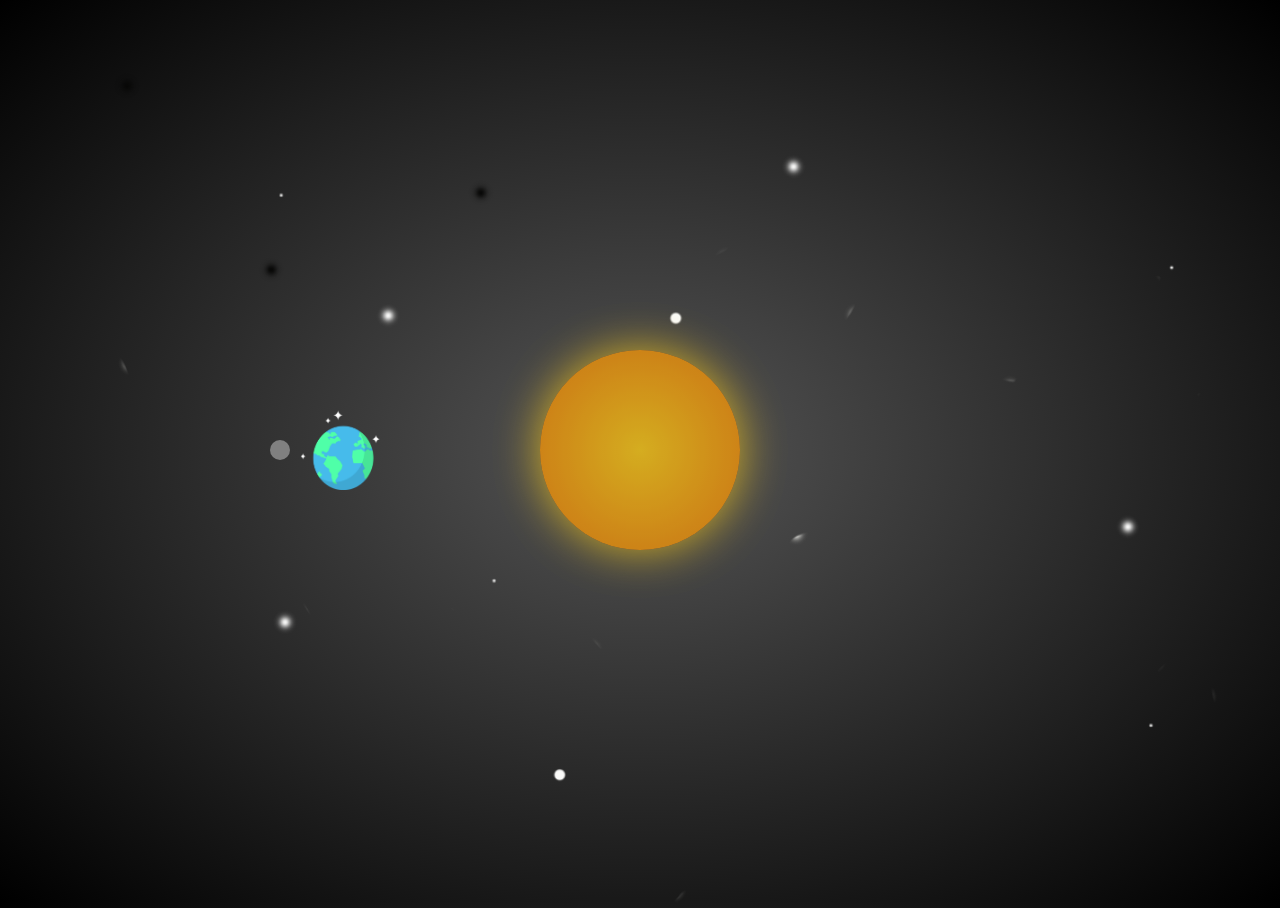
<file: project1/index.html>
<!Doctype html>
<html lang="zh-Hant-TW">
<head>
    <title>地球軌道</title>

    <meta charset="utf-8" />
    <meta http-equiv="Content-type" content="text/html; charset=utf-8" />
    <meta name="viewport" content="width=device-width, initial-scale=1" />
    <style type="text/css">

      html, body{
        height:100%;
        overflow: hidden;
      }

      #universe {
        background: radial-gradient(#555, #000);

      }

      @-webkit-keyframes starFlash {
        from{opacity: 1;}
        to{opacity: 0.3}
      }

      @keyframes starFlash {
        from{opacity: 1;}
        to{opacity: 0.3}
      }

      #stars{
        height:100%;
        background-image: url("stars.png");
        background-size: cover;
        -webkit-animation: starFlash 2s infinite alternate;
                animation: starFlash 2s infinite alternate;
      }

      @-webkit-keyframes sunlight {
        from{-webkit-box-shadow: 0 0 45px #f5c91a;box-shadow: 0 0 45px #f5c91a}
        to{-webkit-box-shadow: 0 0 90px #f5c91a;box-shadow: 0 0 90px #f5c91a}
      }

      @keyframes sunlight {
        from{-webkit-box-shadow: 0 0 45px #f5c91a;box-shadow: 0 0 45px #f5c91a}
        to{-webkit-box-shadow: 0 0 90px #f5c91a;box-shadow: 0 0 90px #f5c91a}
      }

      #sun{
        height:200px;
        width:200px;
        background: radial-gradient(#f5c313,#ec7e08);

        position: absolute;
        top:50%;
        right: 50%;
        margin-top: -100px;
        margin-right: -100px;

        border-radius: 100px;
        opacity: 0.8;

        -webkit-box-shadow: 0 0 45px #f5c91a;

                box-shadow: 0 0 45px #f5c91a;
        -webkit-animation: sunlight 4s infinite alternate;
                animation: sunlight 4s infinite alternate;
      }

      @-webkit-keyframes spin {
        from{-webkit-transform:rotate(0);transform:rotate(0)}
        to{-webkit-transform:rotate(360deg);transform:rotate(360deg)}
      }

      @keyframes spin {
        from{-webkit-transform:rotate(0);transform:rotate(0)}
        to{-webkit-transform:rotate(360deg);transform:rotate(360deg)}
      }


      #earthOrbit{
        height:600px;
        width:600px;
        /* border: 1px solid red; */

        position: absolute;
        top:50%;
        right:50%;
        margin-top:-300px;
        margin-right:-300px;

        border-radius: 300px;

        -webkit-animation: spin 30s linear infinite;

                animation: spin 30s linear infinite;
      }

      #earth{
        position:absolute;
        top:50%;

        margin-top: -40px;
        margin-left:-40px;
        /* margin-right: -40px;*/

        -webkit-animation: spin 20s linear infinite;

                animation: spin 20s linear infinite;
      }
      #moonOrbit{
        width:120px;
        height:120px;
        /* border:1px solid red; */
        border-radius: 60px;

        position:absolute;
        top:50%;
        margin-top:-60px;
        margin-left:-60px;
        -webkit-animation:  spin 20s linear infinite;
                animation:  spin 20s linear infinite;
      }
      #moon{
        height:20px;
        width:20px;
        background-color: grey;
        border-radius: 10px;

        position:absolute;
        top:50%;
        margin-top:-10px;
        margin-left:-10px;
      }

    </style>
</head>

<body id="universe">

  <div id="stars"></div>
  <div id="sun"></div>
  <div id="earthOrbit">
    <img id="earth" src="earth.png" alt="e" width="80px;" height="80px">
    <div id="moonOrbit">
      <div id="moon"></div>
    </div>
  </div>

</body>
</html>
</file>
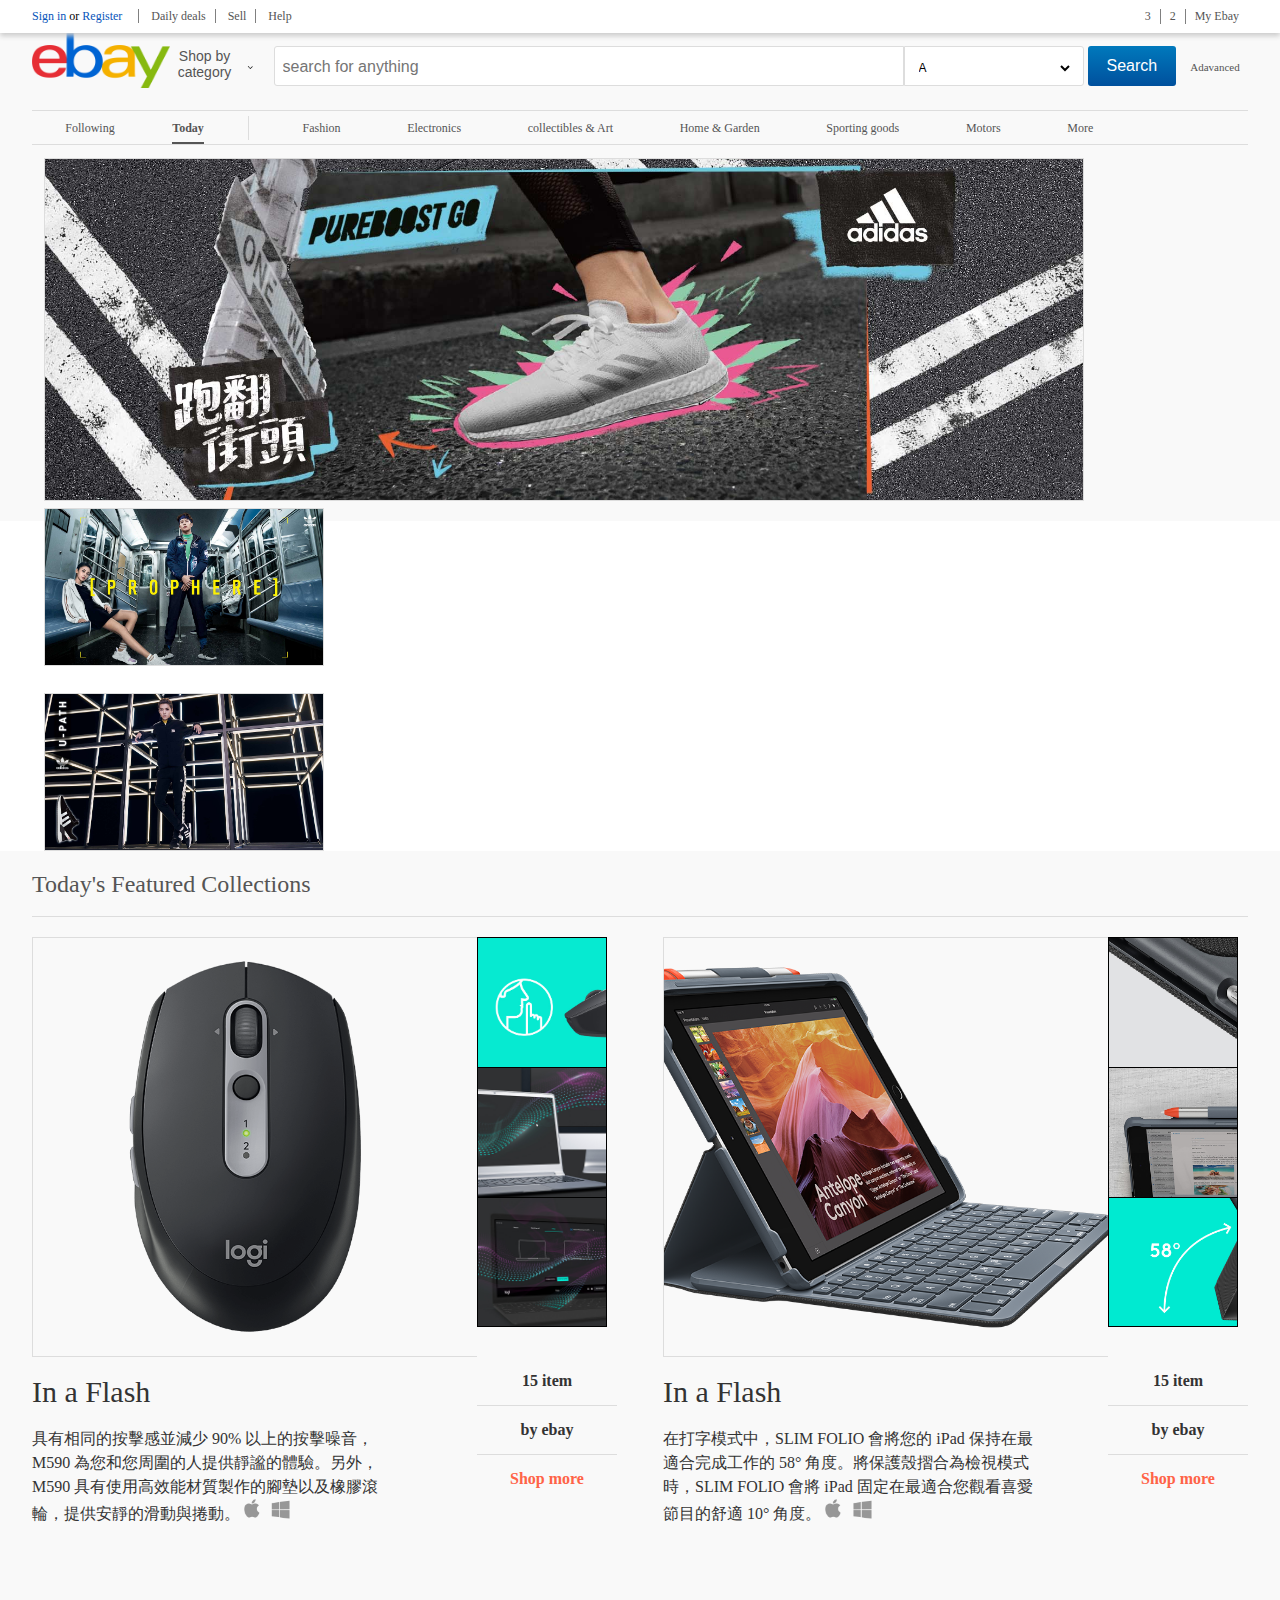
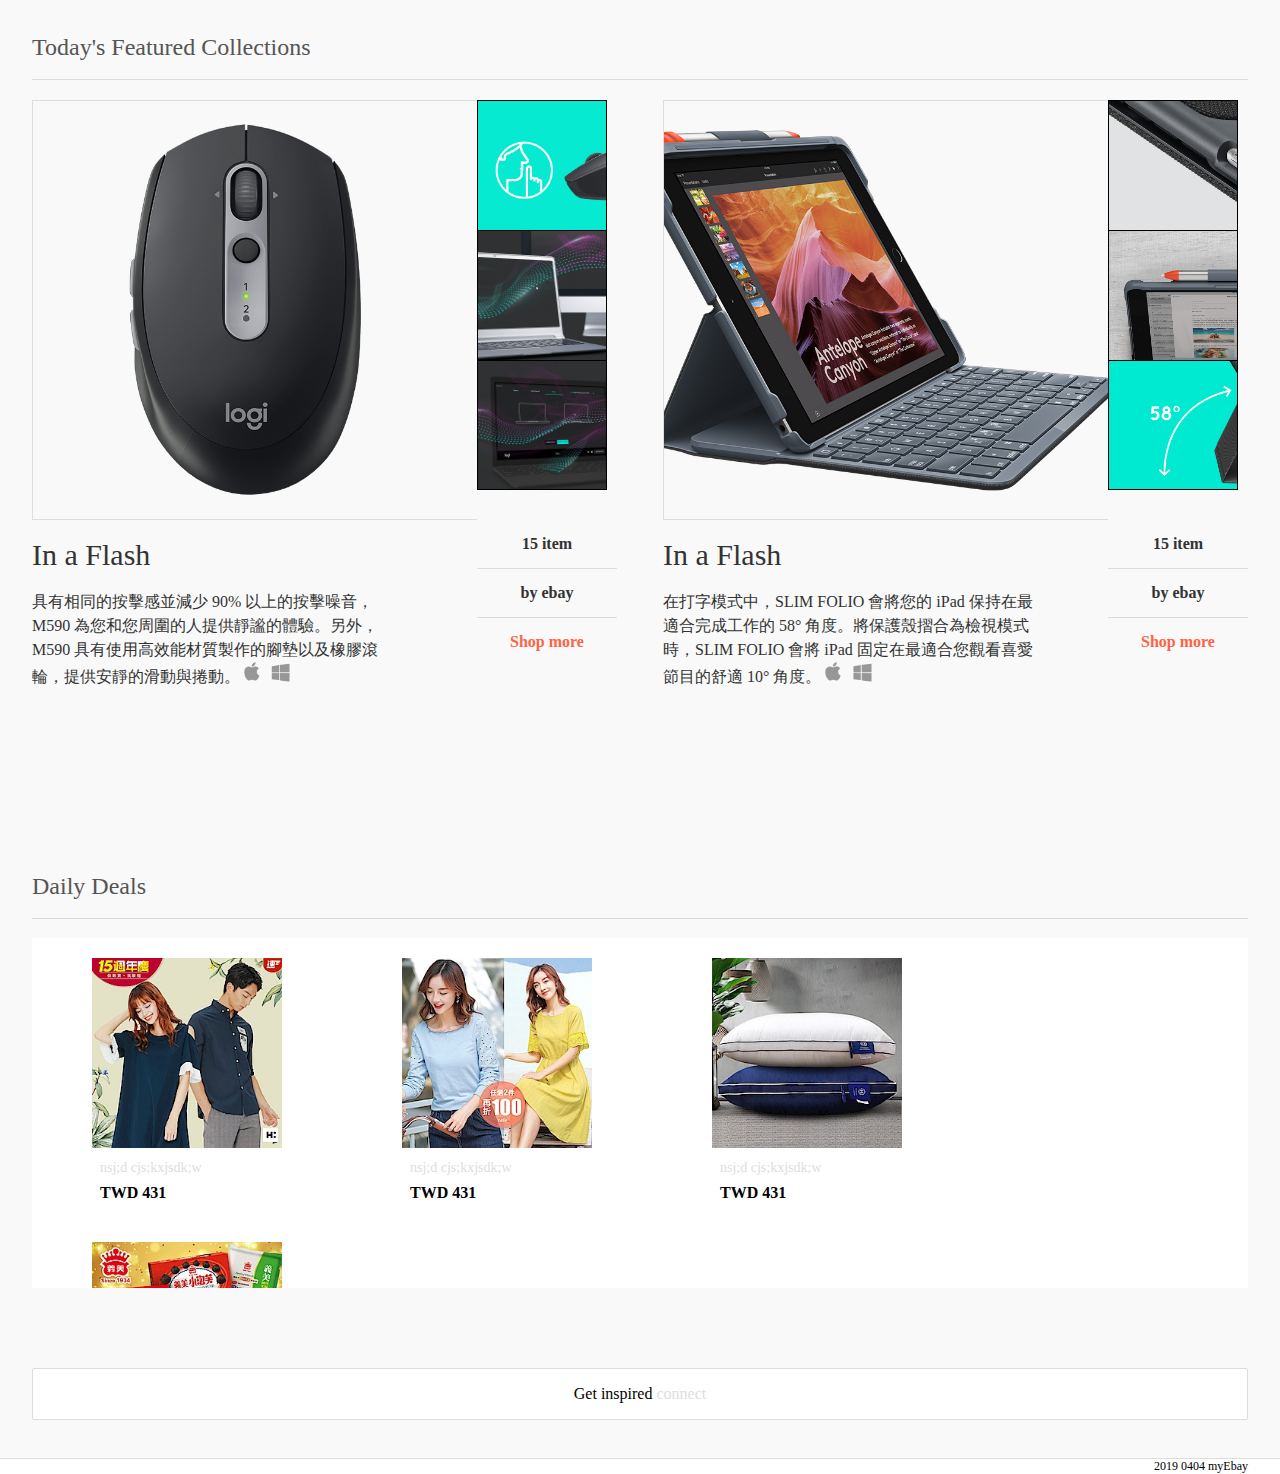
<file: project2/index.html>
<!DOCTYPE html>
<html lang="zh-Hant-TW">
<head>
    <title>my Ebay</title>

    <meta charset="utf-8" />
    <meta http-equiv="Content-type" content="text/html; charset=utf-8" />
    <meta name="viewport" content="width=device-width, initial-scale=1" />
    <link rel="stylesheet" type="text/css" href="style.css">
</head>

<body>
<!-- ----------------------------------------------------------------header -->
  <header>
    <div class="container">
    <ul class="navbar">
      <li id="signinstyle" class="navitem"> <a href="#">Sign in</a> or <a href="#"> Register</a></li>
      <li class="navitem"><a href="#">Daily deals</a></li>
      <li class="navitem"><a href="#">Sell</a></li>
      <li class="navitem noborder"><a href="#">Help</a></li>

      <li class="navitem floatright noborder"><a href="#">My Ebay</a></li>
      <li class="navitem floatright"><a href="#">2</a></li>
      <li class="navitem floatright"><a href="#">3</a></li>
    </ul>
    </div>
  </header>

<!--  -----------------------------------------------------------------searchform -->
    <div id="searchbar" class="clearfix setBGcolor">
      <div class="container">
        <img id="brand" src="img/ebay.png" alt="ebay" height="55px">
        <button id="shoppingby" type="button">
        <p>Shop by category</p>
        <img id="arrow" src="img/arrow.png" alt="arrow" width="10px">
        </button>

        <form id="searchform">
          <table>
            <tr>
              <td>
                <input id="searchfield" class="textfield" type="text" name="searchcontent" placeholder="search for anything">
              </td>
              <td>
                <div id="categoryfield" class="textfield">
                  <select class="options" name="cate">
                    <option selected="selected" value="0">A</option>
                    <option value="1">B</option>
                    <option value="2">C</option>
                    <option value="3">D</option>
                    <option value="4">F</option>
                    <option value="5">H &amp; G</option>
                    <option value="6">I</option>
                  </select>

                </div>
              </td>
              <td>
                <input  class="btn-primary" value="Search" type="submit">
              </td>
              <td>
                <a id="advanced-button" href="#" title="高級搜索">Adavanced</a>
              </td>
            </tr>
          </table>
        </form>

      </div>

    </div>
<!--  -----------------------------------------------------------------menu -->
<nav class="clearfix setBGcolor">
  <div class="container">
    <ul id="navigation-bar" class="navbar tb-border" >
      <li class="navitem noborder li-space"><a href="#">Following</a></li>
      <li class="navitem noborder li-space active"><a href="#">Today</a></li>
      <div class="divider">
      </div>
      <li class="navitem noborder li-space"><a href="#">Fashion</a></li>
      <li class="navitem noborder li-space"><a href="#">Electronics</a></li>
      <li class="navitem noborder li-space"><a href="#">collectibles & Art</a></li>
      <li class="navitem noborder li-space"><a href="#">Home & Garden</a></li>
      <li class="navitem noborder li-space"><a href="#">Sporting goods</a></li>
      <li class="navitem noborder li-space"><a href="#">Motors</a></li>
      <li class="navitem noborder li-space"><a href="#">More</a></li>
    </ul>
  </div>
</nav>
<!--  -----------------------------------------------------------------advertisement -->
<section id="adsection" class="setBGcolor clearfix">
  <div class="container">

    <div id="column1">
      <div class="">
        <img id="ad1" class="add-border" src="img/ad1.jpeg" alt="ad1" width="1040px">
      </div>
    </div>
    <div id="column2">
      <div class="">
        <img id="ad2"  class="add-border" src="img/ad2.jpeg" alt="ad2" width="280px">
      </div>
      <div class="">
        <img id="ad3"  class="add-border" src="img/ad3.jpeg" alt="ad3" width="280px">
      </div>
    </div>

  </div>

</section>
<!--  -----------------------------------------------------------------product -->
<section id="productSection" class="setBGcolor clearfix">
  <div class="container">
    <h2 class="hero-heading">Today's Featured Collections</h2>
    <div id="showproduct">

      <!--  -----------------------------------photo1 -->
      <div class="product-section">
        <div class="product-photo">
          <div class="product-column1">
            <img id="photo1" src="img/product1.png" alt="product1">

          </div>

          <div class="product-column2">

            <div class="thumb" >
              <img class="thumbnail" id="thumbnail-fix" src="img/thumbnail1_1.jpg" alt="t1_1">
            </div>
            <div class="thumb">
              <img class="thumbnail" src="img/thumbnail1_2.jpg" alt="t1_2">
            </div>
            <div class="thumb">
              <img class="thumbnail" src="img/thumbnail1_3.jpg" alt="t1_3">
            </div>

          </div>

        </div>
        <!--  -------------------------------------article -->
        <article >
          <div class="leftcolumn">
            <h3 class="title">In a Flash</h3>
            <div class="discreption-container">
              <p class="product-details">
                具有相同的按擊感並減少 90% 以上的按擊噪音，M590 為您和您周圍的人提供靜謐的體驗。另外，M590 具有使用高效能材質製作的腳墊以及橡膠滾輪，提供安靜的滑動與捲動。
                <a class="readmore" href="#" title="more">
                  <img src="img/readmore.png" alt="readmore" title="readmore" height="20px">
                </a>
              </p>
            </div>
          </div>
          <div class="rightcolumn rightcol-test">
            <ul class="rightcol-container">
              <li class="rightcol-item">15 item</li>
              <li class="rightcol-item">by ebay</li>
              <li class="rightcol-item">
                <a href="#" class="active-link">
                  Shop more
                </a>
              </li>

            </ul>
          </div>
        </article>

      </div>
      <!--  -----------------------------------photo2 -->
      <div class="product-section product-fix">
        <div class="product-photo">
          <div class="product-column1">
            <img id="photo1" src="img/product2.png" alt="product1">

          </div>

          <div class="product-column2">

            <div class="thumb" >
              <img class="thumbnail" id="thumbnail-fix" src="img/thumbnail2_1.jpg" alt="t1_1">
            </div>
            <div class="thumb">
              <img class="thumbnail" src="img/thumbnail2_2.jpg" alt="t1_2">
            </div>
            <div class="thumb">
              <img class="thumbnail" src="img/thumbnail2_3.jpg" alt="t1_3">
            </div>

          </div>

        </div>
        <!--  -------------------------------------article -->
        <article >
          <div class="leftcolumn">
            <h3 class="title">In a Flash</h3>
            <div class="discreption-container">
              <p class="product-details">
                在打字模式中，SLIM FOLIO 會將您的 iPad 保持在最適合完成工作的 58° 角度。將保護殼摺合為檢視模式時，SLIM FOLIO 會將 iPad 固定在最適合您觀看喜愛節目的舒適 10° 角度。
                <a class="readmore" href="#" title="more">
                  <img src="img/readmore.png" alt="readmore" title="readmore" height="20px">
                </a>
              </p>
            </div>
          </div>
          <div class="rightcolumn rightcol-test">
            <ul class="rightcol-container">
              <li class="rightcol-item">15 item</li>
              <li class="rightcol-item">by ebay</li>
              <li class="rightcol-item">
                <a href="#" class="active-link">
                  Shop more
                </a>
              </li>

            </ul>
          </div>
        </article>
    </div>
  </div>
</section>
<!--  -----------------------------------------------------------------product -->
<section id="productSection" class="setBGcolor clearfix">
  <div class="container">
    <h2 class="hero-heading">Today's Featured Collections</h2>
    <div id="showproduct">

      <!--  -----------------------------------photo1 -->
      <div class="product-section">
        <div class="product-photo">
          <div class="product-column1">
            <img id="photo1" src="img/product1.png" alt="product1">

          </div>

          <div class="product-column2">

            <div class="thumb" >
              <img class="thumbnail" id="thumbnail-fix" src="img/thumbnail1_1.jpg" alt="t1_1">
            </div>
            <div class="thumb">
              <img class="thumbnail" src="img/thumbnail1_2.jpg" alt="t1_2">
            </div>
            <div class="thumb">
              <img class="thumbnail" src="img/thumbnail1_3.jpg" alt="t1_3">
            </div>

          </div>

        </div>
        <!--  -------------------------------------article -->
        <article >
          <div class="leftcolumn">
            <h3 class="title">In a Flash</h3>
            <div class="discreption-container">
              <p class="product-details">
                具有相同的按擊感並減少 90% 以上的按擊噪音，M590 為您和您周圍的人提供靜謐的體驗。另外，M590 具有使用高效能材質製作的腳墊以及橡膠滾輪，提供安靜的滑動與捲動。
                <a class="readmore" href="#" title="more">
                  <img src="img/readmore.png" alt="readmore" title="readmore" height="20px">
                </a>
              </p>
            </div>
          </div>
          <div class="rightcolumn rightcol-test">
            <ul class="rightcol-container">
              <li class="rightcol-item">15 item</li>
              <li class="rightcol-item">by ebay</li>
              <li class="rightcol-item">
                <a href="#" class="active-link">
                  Shop more
                </a>
              </li>

            </ul>
          </div>
        </article>

      </div>
      <!--  -----------------------------------photo2 -->
      <div class="product-section product-fix">
        <div class="product-photo">
          <div class="product-column1">
            <img id="photo1" src="img/product2.png" alt="product1">

          </div>

          <div class="product-column2">

            <div class="thumb" >
              <img class="thumbnail" id="thumbnail-fix" src="img/thumbnail2_1.jpg" alt="t1_1">
            </div>
            <div class="thumb">
              <img class="thumbnail" src="img/thumbnail2_2.jpg" alt="t1_2">
            </div>
            <div class="thumb">
              <img class="thumbnail" src="img/thumbnail2_3.jpg" alt="t1_3">
            </div>

          </div>

        </div>
        <!--  -------------------------------------article -->
        <article >
          <div class="leftcolumn">
            <h3 class="title">In a Flash</h3>
            <div class="discreption-container">
              <p class="product-details">
                在打字模式中，SLIM FOLIO 會將您的 iPad 保持在最適合完成工作的 58° 角度。將保護殼摺合為檢視模式時，SLIM FOLIO 會將 iPad 固定在最適合您觀看喜愛節目的舒適 10° 角度。
                <a class="readmore" href="#" title="more">
                  <img src="img/readmore.png" alt="readmore" title="readmore" height="20px">
                </a>
              </p>
            </div>
          </div>
          <div class="rightcolumn rightcol-test">
            <ul class="rightcol-container">
              <li class="rightcol-item">15 item</li>
              <li class="rightcol-item">by ebay</li>
              <li class="rightcol-item">
                <a href="#" class="active-link">
                  Shop more
                </a>
              </li>

            </ul>
          </div>
        </article>
    </div>
  </div>
</section>
<!--  -----------------------------------------------------------------Daily Deals-->
<section id="daily-Deals" class="clearfix setBGcolor">
  <div class="container">
    <h2 class="hero-heading">Daily Deals</h2>
    <div class="box">
      <div class="subbox">
        <img class="sale" src="img/sale1.jpg" alt="sale1">
        <a href="#" class="details">nsj;d cjs;kxjsdk;w</a>
        <h4 class="price">TWD 431</h4>
      </div>
      <div class="subbox">
        <img class="sale" src="img/sale2.jpg" alt="sale1">
        <a href="#" class="details">nsj;d cjs;kxjsdk;w</a>
        <h4 class="price">TWD 431</h4>
      </div>
      <div class="subbox">
        <img class="sale" src="img/sale3.jpg" alt="sale1">
        <a href="#" class="details">nsj;d cjs;kxjsdk;w</a>
        <h4 class="price">TWD 431</h4>
      </div>
      <div class="subbox">
        <img class="sale" src="img/sale4.jpg" alt="sale1">
        <a href="#" class="details">nsj;d cjs;kxjsdk;w</a>
        <h4 class="price">TWD 431</h4>
      </div>
      <!-- ------------paganimation---------- -->
      <div class="paganimation clearfix">
        <div class="paganimation-content clearfix">
          <a href="#"><</a>
          <a href="#">1</a>
          <a href="#">2</a>
          <a href="#" class="active">3</a>
          <a href="#">4</a>
          <a href="#">5</a>
          <a href="#">6</a>
          <a href="#">7</a>
          <a href="#">></a>
        </div>
      </div>
    </div>
    <!-- ------------connections--------------- -->
      <div id="connections">
        <p>Get inspired
          <a id="connectitem" href="#">connect</a>
        </p>
      </div>
  </div>


  </div>


</section>
<!--  -----------------------------------------------------------------footer-->
<footer>
  <div class="container">
    <div style="float:right;">
      2019 0404 myEbay

    </div>

  </div>
</footer>


</body>
</html>
</file>
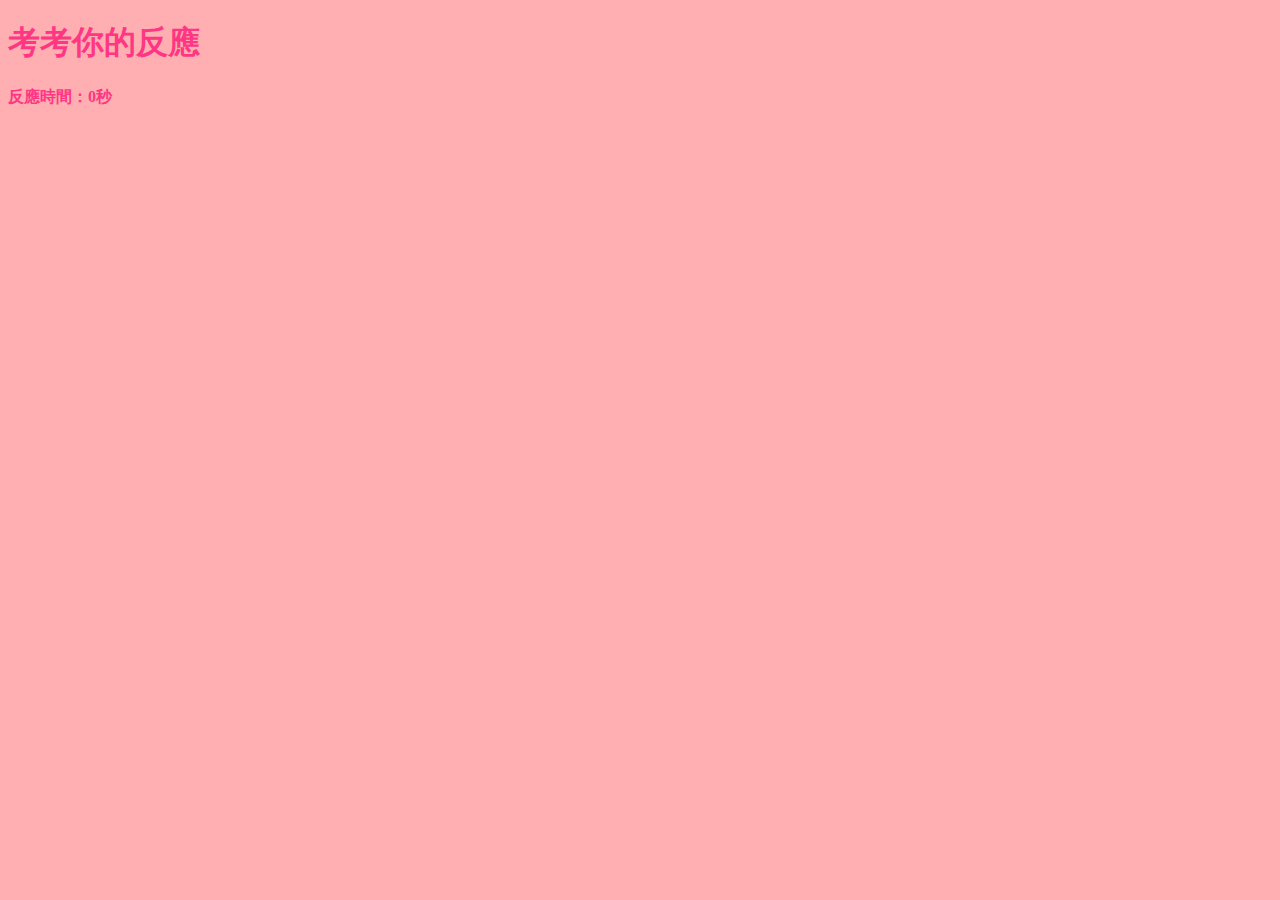
<file: project5/index.html>
<!DOCTYPE html>
<html lang="zh-Hant-TW">
<head>
    <title>反應遊戲</title>

    <meta charset="utf-8" />
    <meta name="viewport" content="width=device-width, initial-scale=1" />
    <style>
    :root{
      --bound; /*設定css變數 利用js填入會變動的值*/
    }


    body{
      background-color: rgba(255,94,100,0.5);
      color:#FF3683;
    }
    .bold{
      font-weight: bold;
    }

    #box{
      width:var(--bound); /*寬度與高度填入root設定好的變數中的值 */
      height:var(--bound);
      background-color: red;
      display: none;
      position: relative;
    }

    </style>
</head>

<body>
  <h1>考考你的反應</h1>
  <p class="bold">反應時間：<span id="time">0</span>秒</p>
  <div id="box"></div>




  <script type="text/javascript">
  var creattime; //先建立變數
  var clicktime;
  var reacttime;

  function makebox(){
    var time = Math.random() //time變數中存入隨機數字 Math.random會產生0-1的數字
    time = time*3000;
    //time變數中存入原time*3000毫秒 表示time為0-3秒間
    setTimeout(function(){
      if(Math.random()>=0.5){
        document.getElementById('box').style.borderRadius="70px";
      }else{
        document.getElementById('box').style.borderRadius="0px";
      }
      //讓id是box的div隨機變成圓形或正方形
      var top = Math.floor(Math.random()*(window.innerHeight-280));
      var left = Math.floor(Math.random()*(window.innerWidth-280));
      //回傳網頁高度 設定box出現位置的邊界 隨機產生0至邊界高度與寬度的整數值
      var dynamicBound;
      if (window.innerWidth > window.innerHeight){
          dynamicBound = window.innerWidth/8;
      }else{
          dynamicBound = window.innerHeight/8;
      }
      dynamicBound = dynamicBound + "px";
      document.documentElement.style.setProperty("--bound",dynamicBound);
      //將css的變數--bound填入會依視窗尺寸而改變的值 使box會隨視窗尺寸改變大小 方便點選
      document.getElementById('box').style.top=top + "px";
      document.getElementById('box').style.left=left + "px";
      //使box的位置隨機移動
      document.getElementById('box').style.backgroundColor=getRandomcolor();//box設定隨機顏色
      document.getElementById('box').style.display="block";
      creattime=Date.now() //紀錄當下產生box的時間 Date.now()回傳由經 UNIX 紀元起經過的毫秒數值
    },time); //time變數值是前面填入的0-3秒的隨機值
  ;
  }
  //以上設計了makebox功能>>隨機時間內 調整box的形狀、位置、顏色、並記錄產生時間

  function getRandomcolor(){
    var max = 250;
    var min = 50;
    var gr = Math.floor(Math.random()* (max-min+1))+ min;

    var color = "rgba(255,"+ gr +",243,1.0)";//注意變數不用引號
    return color;
    // console.log = gr;
  }
  //以上設定getRandomcolor功能
  document.getElementById('box').onclick=function(){
    this.style.display= "none";//點按後bix消失
    clicktime=Date.now();
    reacttime=(clicktime-creattime)/1000;
    document.getElementById('time').innerHTML= reacttime;
    makebox();
  }
  //點按box時紀錄時間，並修改id是time的span使其顯示反應時間 然後繼續再次呼叫makebox
  makebox();
  //首次呼叫malebox功能
  </script>

</body>
</html>
</file>
<file: project2/style.css>
body{
      margin:0;
    }

/* -----------------------------------------------------------------header */
    header{
      -webkit-box-shadow: 0 3px 5px #CCCCCC;
              box-shadow: 0 3px 5px #CCCCCC;
      padding: 9px 0 9px 0;
      position: relative;
      z-index: 1;
    }

    .container{
      width:95%;
      margin:auto;
    }
    .navbar{
      list-style-type: none;
      font-size: 12px;
      margin:0;
      -webkit-padding-start: 0;
              padding-inline-start: 0;
    }
    li.navitem{
      display: inline;
      border-right: 1px solid grey;
    }

    li.navitem a{
      padding:0 9px;
      color:#555555
    }

    .floatright{
      float:right;
    }

    li.navitem a:link{
      text-decoration: none;
    }

    li.navitem a:hover{
      text-decoration: underline;
      color:#0654ba
    }

    #signinstyle a:link{
      color:#0654ba;
      padding:0;
    }

    #signinstyle a:link:last-child{
      padding-right:16px;

    }

    .noborder{
      border-right: none !important;
    }
/* -----------------------------------------------------------------searchform */
    #searchbar{
      width:100%;
      height:65px;
    }
    .setBGcolor{
      background-color: #F9F9F9;
    }
    .clearfix{
      clear: both;
    }
    #brand{
      float: left;
    }
    #shoppingby{
      float: left;
      width: 70px;
      height: 43px;
      font-size: 14px;
      color: #555555;
      border: none;
      background-color: #F9F9F9;
      margin-right:16px;
    }
    #arrow{
      position: relative;
      bottom: 35px;
      left:45px;
    }
    #searchform{
      float: left;
      margin-top: 10px;
      margin-left: 15px;

    }
    #searchfield{
      border-radius:3px 0 0 3px;
      width:630px;
      height:40px;
      -webkit-box-sizing: border-box;
              box-sizing: border-box;
    }
    .textfield{
      font-size: 16px;
      color:#767676;
      padding: 10px 0 9px 8px;

      border:1px solid #ddd;
    }
    #categoryfield{
      border-radius: 0 3px 3px 0;
      padding: 11px 10px 11px 10px;
      height:40px;
      width:180px;
      background-color: white;
      -webkit-box-sizing: border-box;
              box-sizing: border-box;
      margin-left: -4px;
    }
    .options{
      border:none;
      font-size: 12px;
      width: 100%;
      background-color: transparent;
    }
    .btn-primary{
      font-size: 16px;
      height:40px;
      font-weight: 500;
      border-radius: 3px;
      border:0;
      color: #fff;
      padding: 8px 19px 9px 19px;
      background: linear-gradient(to bottom,#0079bc,#00509d);
    }

    .btn-primary:hover{
      background: #00509d;
    }

    #advanced-button{
      color: #555555;
      text-decoration: none;
      font-size: 11px;
      margin-left: 10px;
    }

    #advanced-button:hover{
      color:#065dBA;
    }
/* -----------------------------------------------------------------menu */
    nav{
      width:100%;
      height:35;
      padding-top:12px;
    }
    .tb-border{
      border-top: 1px solid #ddd;
      border-bottom: 1px solid #ddd;
    }
    #navigation-bar{
      width:100%;
      height:35px;
      padding:10px 0 11px 0;
      box-sizing: border-box;
    }
    .li-space{
      float:left;
      padding: 0 2% 0 2%
    }
    .divider{
      float:left;
      width:1px;
      background: #ddd;
      height:24px;
      margin: -5px 20px 0 20px;
    }
    .active a{
      font-weight: bold;
      border-bottom: 2px solid #555;
      padding-left:0 !important;
      padding-right: 0 !important;
      padding-bottom: 7px !important;
    }
    .active a:hover{
      text-decoration: none !important;
      color: #555 !important;
    }
/* -----------------------------------------------------------------advertise */
  #adsection{
    height:350px;
    padding:13px;
  }
  #column1{
    float: left;
    height: 350px;

  }
  #column2{
    position:relative;
    float:left;
    height:343px;
    width:280px
  }
  .add-border{
    border: 1px solid #ddd;
    box-sizing: border-box;
  }
  #ad2{
    position: absolute;
    top:0;
    right:0;
  }
  #ad3{
    position: absolute;
    bottom: 0;
    right:0;
  }
/* -----------------------------------------------------------------product */
  #productSection{
    height:647;
    width:100%;
    padding-bottom: 75px;
    overflow: hidden;
  }
  .hero-heading{
    height:45px;
    border-bottom: 1px solid #ddd;

    font-weight: 400;
    color:#555;
  }
  #showproduct{
    position: relative;
    width:100%;
    height:602.5px;
  }
  .product-section{
    width:585px;
    height:602.5px;
    float:left;
  }
  .product-photo{
    width:585px;
    height:420px;
  }
  .product-column1{
    float:left;
    width:445px;
    height:420px;
    border-width: 1px 0 1px 1px;
    border-color: #ddd;
    border-style: solid;
    box-sizing: border-box;
    overflow: hidden;

  }
  #photo1{
    height:418px;
    position:relative;
    left:-30px;
    overflow: hidden;

  }
  .product-column2{
    width:140px;
    height:420px;
    float:left;
    overflow: hidden;

  }
  .thumb{
    width:130px;
    height:130px;
    border-width: 1px 1px 0px 1px;
    border-color: black;
    border-style: solid;
    box-sizing: border-box;
    overflow: hidden;
    /* overflow: hidden; */

  }
  .thumb:last-child{
    border-width: 1px 1px 1px 1px;
    overflow: hidden;
  }
  .thumbnail{
    height:140px;
  }
  /* #thumbnail-fix{
    position:relative;
    left:-50px ;
  } */
/* -----------------------------------------------------------------article */
  article{
    color:#333333;

  }
  .title{
    font-weight: normal;
    font-size: 30px;
    margin:18px 0;
  }
  .discreption-container{
    width:370px;
    height:110px;
  }
  .product-details{
    font-weight: 400;
    font-size: 16px;
    line-height: 1.5em;
  }
  .readmore{
    height: 28px;
  }
  .leftcolumn{
    float:left;
    width:440px;
  }
  .rightcolumn{
    float:right;
    width:140px;
  }
  .rightcol-test{
    text-align: center;
    color: #333333;
    font-weight: bold;
    font-size: 16px;
  }
  .rightcol-container{
    padding-left: 0px;
    padding-right: 0px;
    margin:0px;
    list-style-type: none;
  }
  .rightcol-item{
    padding:15px 0;
    border-bottom: 1px solid #ddd;
  }
  .rightcol-item:last-child{
    border:none;
  }
  .rightcol-item a:link{
    text-decoration: none;
    color: tomato;
  }
  .rightcol-item a:hover{
    text-decoration: underline;
  }
  .product-fix{
    position: absolute;
    right:0;
  }
  #daily-Deals{
    width:100%;
    height:530px;
    padding:75px 0;
    border-bottom: 1px solid #ddd;
  }
  .box{
    width:100%;
    height: 350px;

    padding: 25pxx 0 0 8px;
    vertical-align: middle;
    overflow: hidden;

    background-border:1px solid #ddd;
    background-color: white;
    border-radius: 2px;
    margin-bottom: 80px;
  }
  .subbox{
    float: left;
    margin:20px 60px;
    width:190px;
  }
  .sale{
    width:190px;
  }
  .details{
    width:190px;
    display: inline-block;
    font-size: 14px;
    padding: 8px 0 0 8px;
  }
  .details{
    width:190px;
    display: inline-block;
    font-size: 14px;
    padding: 8px 0 0 8px;
    text-decoration: none;
    color:#ddd;
  }
  .details:hover{
    text-decoration: underline;
    color: blue;
  }
  .price{
    margin-block-start: 0;
    margin-block-end:0;
    padding: 8px 0 0 8px;
    }
  /* paganimation */
  .paganimation{
    text-align: center;


  }
  .paganimation-content{
    /* padding-top: 10px; */
    display:inline-block;
  }
  .paganimation-content a{
    float:left;
    color:black;
    padding: 10px 10px;
    text-decoration: none;
    transition: background-color 0.3s;
  }
  .paganimation-content a:hover:not(.active){
    text-decoration: underline;
    background-color: #ddd;
  }
  .paganimation-content a.active{
    background: lightgreen;
    color: white;
  }
  #connections{
    border:1px solid #ddd;
    background-color: white;
    border-radius:2px;
    color:black;
    text-align: center;
    box-sizing: border-box;

  }
  #connections a{
    color:#ddd;
    text-decoration: none;
  }
  #connections a:hover{
    color:blue;
    text-decoration: underline;
  }
  footer{
    background-color: white;
    font-size: 12px
  }
</file>
